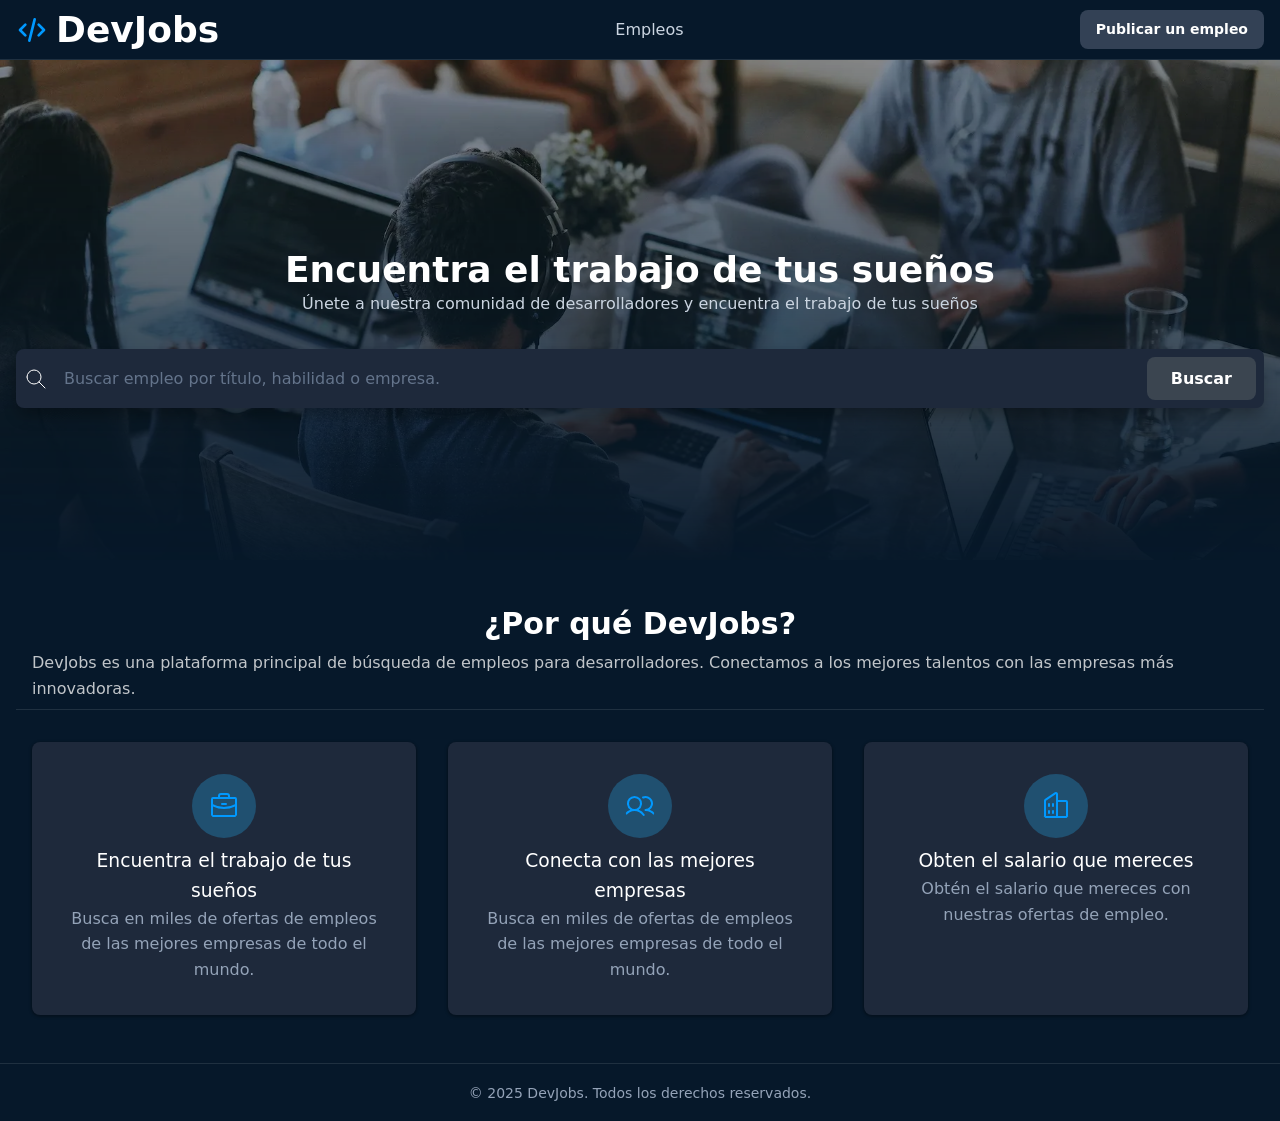
<file: index.html>
<!doctype html>
<html lang="es">
  <head>
    <meta charset="UTF-8" />
    <meta name="viewport" content="width=device-width, initial-scale=1.0" />
    <title>DevJobs</title>
    <meta
      name="description"
      content="Encuentra las mejores ofertas de trabajo para desarrolladores."
    />
    <!-- Etiquetas link -->
    <link rel="stylesheet" href="styles/styles.css" />
  </head>
  <body>
    <header>
      <h1 class="logo">
        <svg
          xmlns="http://www.w3.org/2000/svg"
          width="24"
          height="24"
          viewBox="0 0 24 24"
          fill="none"
          stroke="currentColor"
          stroke-width="2"
          stroke-linecap="round"
          stroke-linejoin="round"
          class="icon icon-tabler icons-tabler-outline icon-tabler-code"
        >
          <path stroke="none" d="M0 0h24v24H0z" fill="none" />
          <path d="M7 8l-4 4l4 4" />
          <path d="M17 8l4 4l-4 4" />
          <path d="M14 4l-4 16" />
        </svg>
        DevJobs
      </h1>

      <nav>
        <!--         <a href="https://github.com" target="_blank"
            rel="noopener noreferrer">  
            Inicio
        </a> -->

        <a href="empleos.html">Empleos</a>
      </nav>

      <div>
        <!--  <a href="">Iniciar sesión</a> -->
        <a href="">Publicar un empleo</a>
      </div>
    </header>

    <main>
      <section>
        <img src="./Assets/img/background.webp" alt="Imagen de fondo" />
        <h1>Encuentra el trabajo de tus sueños</h1>
        <p>
          Únete a nuestra comunidad de desarrolladores y encuentra el trabajo de
          tus sueños
        </p>
        <form role="search">
          <div>
            <svg
              xmlns="http://www.w3.org/2000/svg"
              width="24"
              height="24"
              viewBox="0 0 24 24"
              fill="none"
              stroke="currentColor"
              stroke-width="1"
              stroke-linecap="round"
              stroke-linejoin="round"
              class="icon icon-tabler icons-tabler-outline icon-tabler-search"
            >
              <path stroke="none" d="M0 0h24v24H0z" fill="none" />
              <path d="M10 10m-7 0a7 7 0 1 0 14 0a7 7 0 1 0 -14 0" />
              <path d="M21 21l-6 -6" />
            </svg>
            <input
              type="text"
              placeholder="Buscar empleo por título, habilidad o empresa."
            />
            <button type="submit">Buscar</button>
          </div>
        </form>
      </section>

      <section>
        <header>
          <h2>¿Por qué DevJobs?</h2>
          <p>
            DevJobs es una plataforma principal de búsqueda de empleos para
            desarrolladores. Conectamos a los mejores talentos con las empresas
            más innovadoras.
          </p>
        </header>
        <footer>
          <article>
            <svg
              fill="currentColor"
              height="32"
              viewBox="0 0 256 256"
              width="32"
              xmlns="http://www.w3.org/2000/svg"
              aria-hidden="true"
            >
              <path
                d="M216,56H176V48a24,24,0,0,0-24-24H104A24,24,0,0,0,80,48v8H40A16,16,0,0,0,24,72V200a16,16,0,0,0,16,16H216a16,16,0,0,0,16-16V72A16,16,0,0,0,216,56ZM96,48a8,8,0,0,1,8-8h48a8,8,0,0,1,8,8v8H96ZM216,72v41.61A184,184,0,0,1,128,136a184.07,184.07,0,0,1-88-22.38V72Zm0,128H40V131.64A200.19,200.19,0,0,0,128,152a200.25,200.25,0,0,0,88-20.37V200ZM104,112a8,8,0,0,1,8-8h32a8,8,0,0,1,0,16H112A8,8,0,0,1,104,112Z"
              ></path>
            </svg>
            <h3>Encuentra el trabajo de tus sueños</h3>
            <p>
              Busca en miles de ofertas de empleos de las mejores empresas de
              todo el mundo.
            </p>
          </article>
          <article>
            <svg
              fill="currentColor"
              height="32"
              viewBox="0 0 256 256"
              width="32"
              xmlns="http://www.w3.org/2000/svg"
              aria-hidden="true"
            >
              <path
                d="M117.25,157.92a60,60,0,1,0-66.5,0A95.83,95.83,0,0,0,3.53,195.63a8,8,0,1,0,13.4,8.74,80,80,0,0,1,134.14,0,8,8,0,0,0,13.4-8.74A95.83,95.83,0,0,0,117.25,157.92ZM40,108a44,44,0,1,1,44,44A44.05,44.05,0,0,1,40,108Zm210.14,98.7a8,8,0,0,1-11.07-2.33A79.83,79.83,0,0,0,172,168a8,8,0,0,1,0-16,44,44,0,1,0-16.34-84.87,8,8,0,1,1-5.94-14.85,60,60,0,0,1,55.53,105.64,95.83,95.83,0,0,1,47.22,37.71A8,8,0,0,1,250.14,206.7Z"
              ></path>
            </svg>
            <h3>Conecta con las mejores empresas</h3>
            <p>
              Busca en miles de ofertas de empleos de las mejores empresas de
              todo el mundo.
            </p>
          </article>
          <article>
            <svg
              fill="currentColor"
              height="32"
              viewBox="0 0 256 256"
              width="32"
              xmlns="http://www.w3.org/2000/svg"
              aria-hidden="true"
            >
              <path
                d="M240,208H224V96a16,16,0,0,0-16-16H144V32a16,16,0,0,0-24.88-13.32L39.12,72A16,16,0,0,0,32,85.34V208H16a8,8,0,0,0,0,16H240a8,8,0,0,0,0-16ZM208,96V208H144V96ZM48,85.34,128,32V208H48ZM112,112v16a8,8,0,0,1-16,0V112a8,8,0,1,1,16,0Zm-32,0v16a8,8,0,0,1-16,0V112a8,8,0,1,1,16,0Zm0,56v16a8,8,0,0,1-16,0V168a8,8,0,0,1,16,0Zm32,0v16a8,8,0,0,1-16,0V168a8,8,0,0,1,16,0Z"
              ></path>
            </svg>
            <h3>Obten el salario que mereces</h3>
            <p>Obtén el salario que mereces con nuestras ofertas de empleo.</p>
          </article>
        </footer>
      </section>
    </main>
    <footer>
      <small>&copy; 2025 DevJobs. Todos los derechos reservados.</small>
    </footer>
  </body>
</html>
</file>
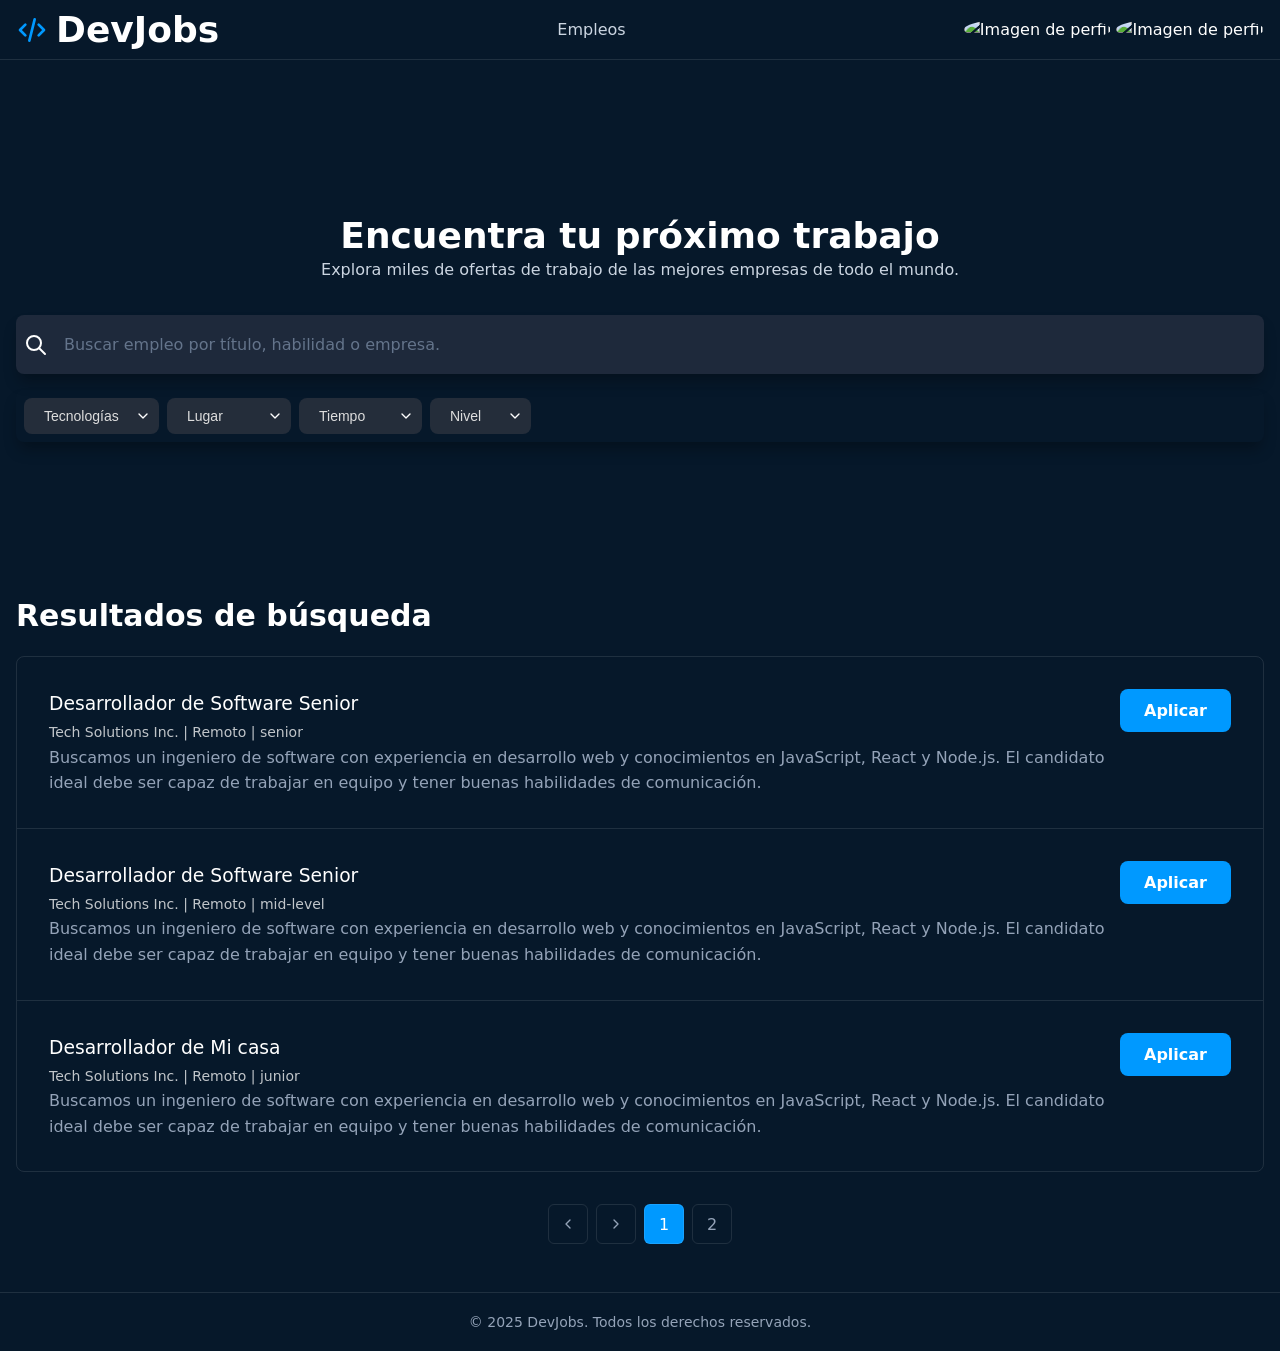
<file: empleos.html>
<!doctype html>
<html lang="en">
  <head>
    <meta charset="UTF-8" />
    <meta name="viewport" content="width=device-width, initial-scale=1.0" />
    <title>Dev Jobs - Empleos</title>
    <meta
      name="description"
      content="Encuentra las mejores ofertas de trabajo para desarrolladores."
    />
    <!-- Etiquetas link -->
    <link rel="stylesheet" href="styles/styles.css" />

    <script type="module" src="JS/main.js"></script>
  </head>
  <body>
    <header>
      <h1 class="logo">
        <svg
          xmlns="http://www.w3.org/2000/svg"
          width="24"
          height="24"
          viewBox="0 0 24 24"
          fill="none"
          stroke="currentColor"
          stroke-width="2"
          stroke-linecap="round"
          stroke-linejoin="round"
          class="icon icon-tabler icons-tabler-outline icon-tabler-code"
        >
          <path stroke="none" d="M0 0h24v24H0z" fill="none" />
          <path d="M7 8l-4 4l4 4" />
          <path d="M17 8l4 4l-4 4" />
          <path d="M14 4l-4 16" />
        </svg>
        DevJobs
      </h1>

      <nav>
        <!--  <a href="">Inicio</a> -->
        <a href="">Empleos</a>
      </nav>

      <div>
        <!--   <a href="">Iniciar sesión</a> -->
        <dev-jobs-avatar service="x" name="midudev" size="32"></dev-jobs-avatar>
        <dev-jobs-avatar
          service="github"
          name="midudev"
          size="24"
        ></dev-jobs-avatar>
      </div>
    </header>
    <main id="empleos-main">
      <section>
        <h1>Encuentra tu próximo trabajo</h1>
        <p>
          Explora miles de ofertas de trabajo de las mejores empresas de todo el
          mundo.
        </p>

        <form id="empleos-search-form" role="search">
          <div class="search_bar empleos-search-bar">
            <svg
              xmlns="http://www.w3.org/2000/svg"
              width="24"
              height="24"
              viewBox="0 0 24 24"
              fill="none"
              stroke="currentColor"
              stroke-width="2"
              stroke-linecap="round"
              stroke-linejoin="round"
              class="icon icon-tabler icons-tabler-outline icon-tabler-search"
            >
              <path stroke="none" d="M0 0h24v24H0z" fill="none" />
              <path d="M10 10m-7 0a7 7 0 1 0 14 0a7 7 0 1 0 -14 0" />
              <path d="M21 21l-6 -6" />
            </svg>
            <input
              id="search-input"
              name="search"
              required
              type="text"
              placeholder="Buscar empleo por título, habilidad o empresa."
            />
          </div>
          <div class="filter_bar">
            <select
              name="technology"
              class="filter-select"
              id="tecnologiasFilter"
            >
              <option value="">Tecnologías</option>
              <hr />
              <option value="html">HTML</option>
              <option value="css">CSS</option>
              <option value="javascript">JavaScript</option>
              <option value="python">Python</option>
              <option value="java">Java</option>
              <hr />
              <option value="react">React</option>
              <option value="nodejs">Node.js</option>
            </select>

            <select name="modalidad" class="filter-select" id="ubicacionFilter">
              <option value="">Lugar</option>
              <option value="madrid">Madrid</option>
              <option value="barcelona">Barcelona</option>
              <option value="valencia">Valencia</option>
              <option value="sevilla">Sevilla</option>
              <option value="malaga">Málaga</option>
            </select>

            <select
              name="tipo de trabajo"
              class="filter-select"
              id="tipoDeTrabajoFilter"
            >
              <option value="">Tiempo</option>
              <option value="full-time">Full-time</option>
              <option value="part-time">Part-time</option>
              <option value="freelance">Freelance</option>
              <option value="remote">Remote</option>
            </select>

            <select name="nivel" class="filter-select" id="nivelFilter">
              <option value="">Nivel</option>
              <option value="junior">Junior</option>
              <option value="mid">Mid</option>
              <option value="senior">Senior</option>
              <option value="expert">Expert</option>
            </select>
          </div>
        </form>

        <p id="resultado-busqueda"></p>
      </section>
      <section class="job-search">
        <h2>Resultados de búsqueda</h2>

        <div class="job-listing">
          <!--  Aquí se van a poner los empleos dinámicos -->
        </div>

        <nav class="pagination">
          <a href="">
            <svg
              xmlns="http://www.w3.org/2000/svg"
              width="16"
              height="16"
              viewBox="0 0 24 24"
              fill="none"
              stroke="currentColor"
              stroke-width="2"
              stroke-linecap="round"
              stroke-linejoin="round"
              class="icon icon-tabler icons-tabler-outline icon-tabler-chevron-left"
            >
              <path stroke="none" d="M0 0h24v24H0z" fill="none" />
              <path d="M15 6l-6 6l6 6" />
            </svg>
          </a>
          <a href="">
            <svg
              xmlns="http://www.w3.org/2000/svg"
              width="16"
              height="16"
              viewBox="0 0 24 24"
              fill="none"
              stroke="currentColor"
              stroke-width="2"
              stroke-linecap="round"
              stroke-linejoin="round"
              class="icon icon-tabler icons-tabler-outline icon-tabler-chevron-right"
            >
              <path stroke="none" d="M0 0h24v24H0z" fill="none" />
              <path d="M9 6l6 6l-6 6" />
            </svg>
          </a>
        </nav>
      </section>
    </main>
    <footer>
      <small>&copy; 2025 DevJobs. Todos los derechos reservados.</small>
    </footer>
  </body>
</html>
</file>
<file: styles/styles.css>
* {
  margin: 0;
  padding: 0;
  box-sizing: border-box;
}

:root {
  --primary: #3b4550;
  --primary-dark: #0a3d66;
  --primary-hover: #0d5ba8;
  --primary-light: #09f;
  --background: #06182a;
  --text-primary: #ffffff;
  --text-secondary: #cbd5e1;
  --text-muted: #94a3b8;
  --border: rgba(255, 255, 255, 0.1);
  --card-bg: #1e293b;
  --shadow: rgba(0, 0, 0, 0.3);
  --input-bg: #1e293b;
  --hsla-example: hsla(210, 100%, 56%, 1);
}

@font-face {
  font-family: "Inter Variable";
  font-style: normal;
  font-display: swap;
  font-weight: 100 900;
  src: url(https://cdn.jsdelivr.net/fontsource/fonts/inter:vf@latest/latin-wght-normal.woff2)
    format("woff2-variations");
  unicode-range:
    U+0000-00FF, U+0131, U+0152-0153, U+02BB-02BC, U+02C6, U+02DA, U+02DC,
    U+0304, U+0308, U+0329, U+2000-206F, U+20AC, U+2122, U+2191, U+2193, U+2212,
    U+2215, U+FEFF, U+FFFD;
}

body {
  font-family: system-ui;
  background-color: var(--background);
  color: var(--text-primary);
  min-height: 100vh;
  display: flex;
  flex-direction: column;
  line-height: 1.6;
}

select {
  padding: 0.625rem 1.25rem;
  background-color: #242d3a;
  border: 0;
  border-radius: 0.5rem;
  font-size: 0.875rem;
  color: #ddd;
  cursor: pointer;
  transition: all 0.2s;
  appearance: none;
  background-image: url("data:image/svg+xml,%3Csvg xmlns='http://www.w3.org/2000/svg' width='16' height='16' viewBox='0 0 24 24' fill='none' stroke='white' stroke-width='2' stroke-linecap='round' stroke-linejoin='round'%3E%3Cpolyline points='6 9 12 15 18 9'/%3E%3C/svg%3E");
  background-repeat: no-repeat;
  background-position: right 0.5rem center;
  padding-right: 2.5rem;

  &:hover {
    scale: 1.05;
    color: white;
  }

  &:focus {
    outline: 2px solid #1173d4;
    outline-offset: 2px;
  }
}

/* Títulos principales */
h1 {
  font-size: 2.25rem;
  line-height: 1.2;
  text-wrap: balance;
  display: flex;
  justify-content: center;
  align-items: center;
  gap: 0.5rem;

  svg {
    width: 2rem;
    height: 2rem;
    color: var(--primary-light);
  }
}

#logo {
  font-size: 1.8rem;
}

h1 + p {
  text-wrap: balance;
  margin-bottom: 2rem;
  color: var(--text-secondary);
}

/* Header */
header {
  border-bottom: 1px solid var(--border);

  background: var(--background);
  padding: 0.5rem 1rem;
  display: flex;
  align-items: center;
  justify-content: space-between;
  gap: 2rem;

  h2 {
    font-size: 1.25rem;
    font-weight: 700;
    color: var(--text-primary);
  }
}

/* Navegación del header a otras páginas */
nav {
  align-items: center;
  gap: 1rem;
  display: flex;

  a {
    text-decoration: none;
    color: var(--text-secondary);
    transition: color 0.2s;
    font-weight: 500;

    &:hover,
    &:focus {
      color: var(--primary);
      outline: none;
    }
  }
}

/* Botones del Header */
header div a {
  padding: 0.5rem 1rem;
  border-radius: 0.5rem;
  background-color: #334155;
  color: var(--text-primary);
  display: inline-block;
  font-size: 0.875rem;
  font-weight: 700;
  text-decoration: none;
  /* TODO */
}

/* Hero */
main > section:nth-child(1) {
  height: 500px;
  width: 100%;
  text-align: center;
  display: flex;
  flex-direction: column;
  justify-content: center;
  align-items: center;

  h1 {
    padding-top: 36px;
  }

  & > img {
    position: absolute;
    width: 100%;
    height: 100%;
    object-fit: cover;
    z-index: -1;
    left: 0;
    right: 0;
    mask-image: linear-gradient(
      to bottom,
      rgba(16, 25, 34, 1) 5%,
      rgba(16, 25, 34, 0) 80%
    );
  }
}

/* Formulario de Búsqueda */
form {
  width: 100%;
  max-width: 1280px;
  margin: 0 auto;
  padding-inline: 1rem;
}

form > div {
  display: flex;
  align-items: center;
  background-color: var(--input-bg);
  border-radius: 0.5rem;
  box-shadow: 0 10px 15px -3px var(--shadow);
  padding: 0.5rem;
  gap: 0.5rem;
}

form span {
  padding-left: 0.75rem;
  color: var(--text-muted);
  display: flex;
  align-items: center;
  flex-shrink: 0;
}

form input[type="text"] {
  flex: 1;
  background: transparent;
  border: none;
  outline: none;
  color: var(--text-primary);
  padding: 0.75rem 0.5rem;
  font-size: 1rem;
  font-family: inherit;
}

form input[type="text"]::placeholder {
  color: #64748b;
}

button {
  padding: 0.75rem 1.5rem;
  border-radius: 0.5rem;
  background-color: var(--primary);
  color: white;
  font-weight: 700;
  border: none;
  cursor: pointer;
  transition:
    background-color,
    transform 0.2s;
  font-family: inherit;
  font-size: 1rem;
  white-space: nowrap;

  &:hover,
  &:focus {
    background-color: var(--primary-hover);
    outline: 2px solid white;
    outline-offset: 2px;
  }

  &:active {
    transform: scale(0.98);
  }

  &:disabled {
    background-color: var(--text-muted);
    opacity: 0.5;
    cursor: not-allowed;
  }
}

/* Features Section */
main > section:nth-child(2) {
  padding-inline: 1rem;
  background-color: var(--background);
  padding-top: 2rem;

  & > header {
    gap: 2px;
    flex-direction: column;

    h2 {
      margin-bottom: 0;
    }

    p {
      opacity: 0.75;
    }
  }

  & > div {
    max-width: 1280px;
    margin: 0 auto;
  }
}

main > section:nth-child(2) h2 {
  font-size: 1.875rem;
  font-weight: 700;
  color: var(--text-primary);
  margin-bottom: 1rem;
}

main > section:nth-child(2) > div > div:first-child > p {
  font-size: 1.125rem;
  color: var(--text-muted);
  max-width: 42rem;
  margin: 0 auto;
}

/* Grid de Features */
main > section:nth-child(2) footer {
  display: grid;
  gap: 2rem;
  grid-template-columns: repeat(auto-fit, minmax(300px, 1fr));
  border-top: none;
}

/* Feature Cards */
/* article {
  background-color: var(--card-bg);
  padding: 2rem;
  margin-bottom: 16px;
  border-radius: 0.5rem;                   
  box-shadow: 0px 1px 3px 0 var(--shadow); 

  svg {
    color: var(--primary-light);          
    background: rgba(0, 153, 255, 0.3);  
    border-radius: 9999px;               
    width: 64px;                         
    height: 64px;                        
    padding: 16px;                       
  }

  h3 {
    font-weight: 500;
  }

  p {
    color: var(--text-muted);
  }
} */

/* Footer */
footer {
  background-color: var(--background);
  border-top: 1px solid var(--border);
  text-align: center;
  padding: 16px;
  margin-top: 1rem;

  small {
    color: var(--text-muted);
    font-size: 0.875rem;
  }
}

article {
  background-color: var(--card-bg);
  padding: 2rem;
  margin-bottom: 1rem;
  border-radius: 0.5rem;
  box-shadow: 0px 1px 3px 1px var(--shadow);

  svg {
    color: var(--primary-light);
    background-color: rgb(32, 80, 112);
    width: 4rem;
    height: 4rem;
    border-radius: 100%;
    padding: 16px;
  }

  p {
    color: var(--text-muted);
  }

  h3 {
    font-weight: 500;
  }
}

/* Estilos para la página de empleos */

.filter_bar {
  margin-top: 1rem;
  background-color: transparent;
}

#empleos-main {
  display: flex;
  flex-direction: column;
  align-items: center;
}

.job-listing {
  border: 1px solid var(--border);
  border-radius: 0.5rem;

  article {
    background: none;
    box-shadow: none;
    border-bottom: 1px solid var(--border);
    border-radius: 0%;
    margin: 0;

    display: flex;
    align-items: start;

    small {
      font-size: 0.875rem;
      opacity: 0.75;
    }

    &.is-hidden {
      display: none;
    }

    &:last-child {
      border-bottom: none;
    }
  }
}

.pagination {
  display: flex;
  justify-content: center;
  gap: 0.5rem;
  margin-block: 2rem;

  a {
    display: flex;
    gap: 0.5rem;

    align-items: center;
    justify-content: center;

    width: 2.5rem;
    height: 2.5rem;
    text-decoration: none;
    color: var(--text-muted);
    border-radius: 0.375rem;
    border: 1px solid var(--border);
    transition: all 0.3s;

    &:hover {
      background-color: #fff;
      color: #000;
    }

    &.is-active {
      background-color: var(--primary-light);
      color: var(--text-primary);
      pointer-events: none;
    }
  }
}

#button-aplicar {
  background-color: var(--primary-light);
}

.button-apply-job {
  background-color: var(--primary-light);
  &.is-applied {
    background-color: green;
  }
}
</file>
